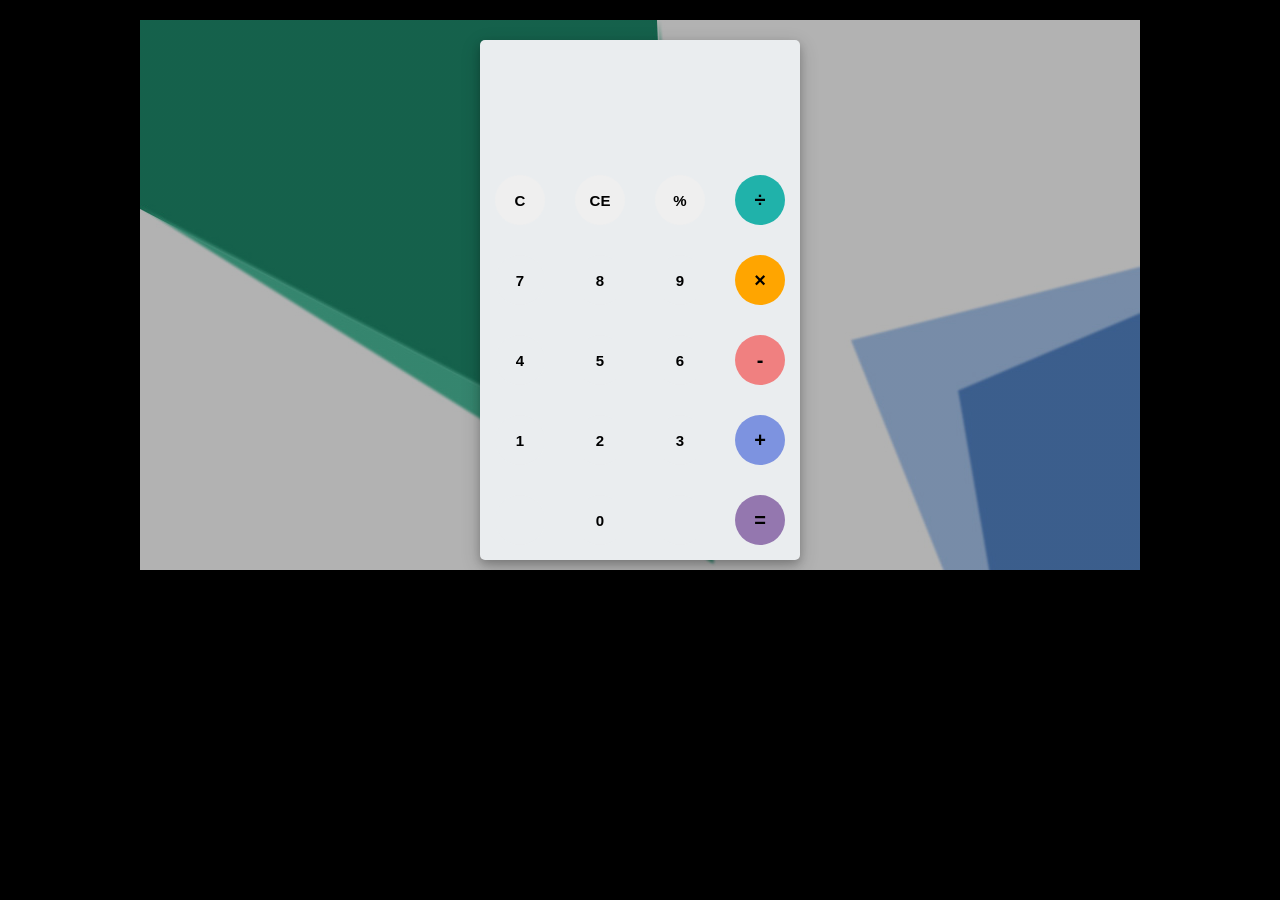
<file: calculator/index.html>
<html>
	<head>
		<link rel="stylesheet" type="text/css" href="calculator.css">
		<link href="https://fonts.googleapis.com/css?family=Open+Sans:600,700" rel="stylesheet">
		<title>Simple calculator</title>
	</head>
	<body>
		<div id="container">
			<div id="calculator">
				<div id="result">
					<div id="history">
						<p id="history-value"></p>
					</div>
					<div id="output">
						<p id="output-value"></p>
					</div>
				</div>
				<div id="keyboard">
					<button class="operator" id="clear">C</button>
					<button class="operator" id="backspace">CE</button>
					<button class="operator" id="%">%</button>
					<button class="operator" id="/">&#247;</button>
					<button class="number" id="7">7</button>
					<button class="number" id="8">8</button>
					<button class="number" id="9">9</button>
					<button class="operator" id="*">&times;</button>
					<button class="number" id="4">4</button>
					<button class="number" id="5">5</button>
					<button class="number" id="6">6</button>
					<button class="operator" id="-">-</button>
					<button class="number" id="1">1</button>
					<button class="number" id="2">2</button>
					<button class="number" id="3">3</button>
					<button class="operator" id="+">+</button>
					<button class="empty" id="empty"></button>
					<button class="number" id="0">0</button>
					<button class="empty" id="empty"></button>
					<button class="operator" id="=">=</button>
				</div>
			</div>
		</div>
		<script src="calculator.js"></script>
	</body>
</html>
</file>
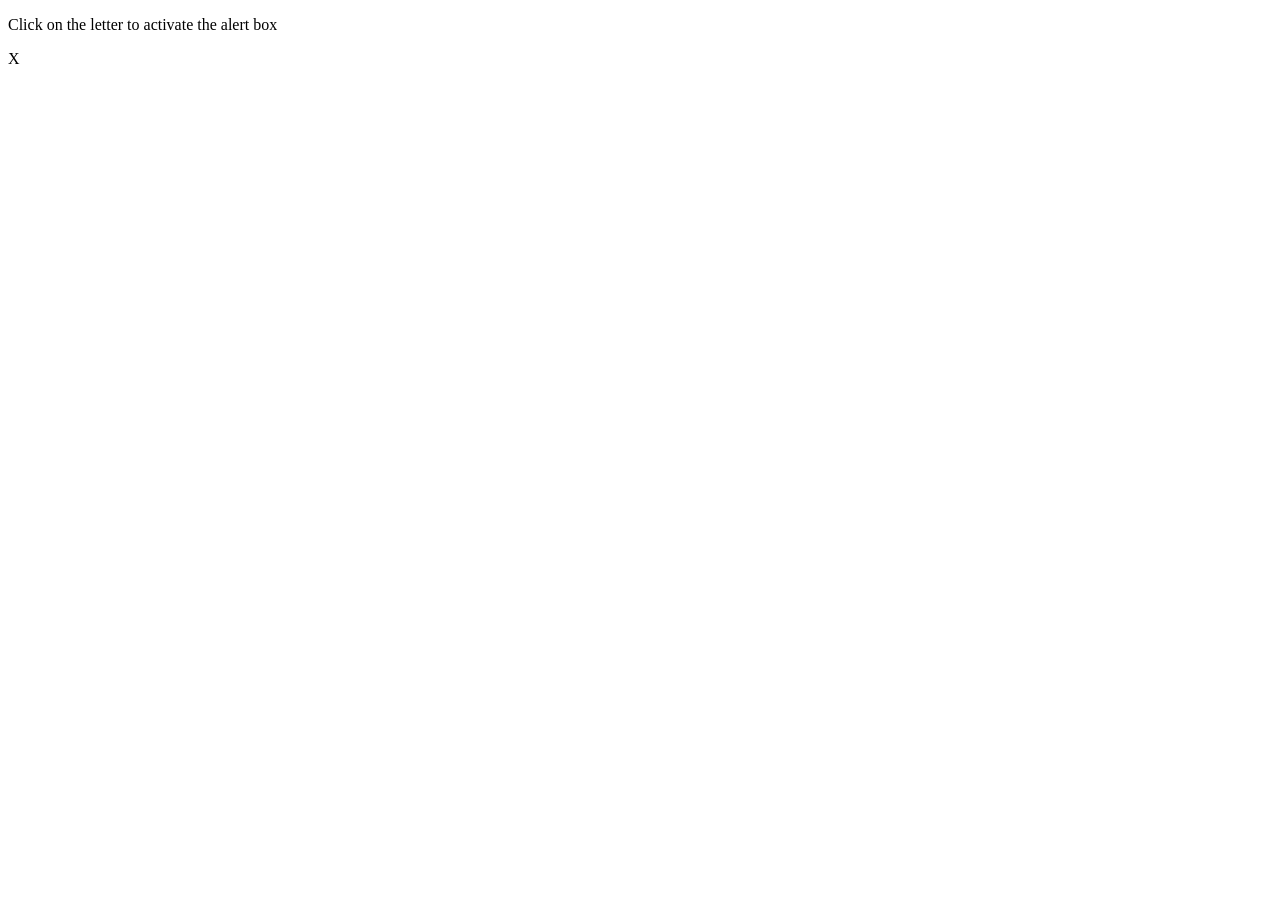
<file: losse opdrachten/klikbare letters.html>
<!DOCTYPE html>
<html>
<head>
   <style type="text/css"> 
   .letter{
    cursor: pointer;       
   }
</style> 
</head>
<body>

<p>Click on the letter to activate the alert box</p>
<div class="letter" onclick="myFunction()">X</div>
<script>
function myFunction() {
   alert("Hello! you've clicked on the letter!");
}
</script>

</body>
</html>
</file>
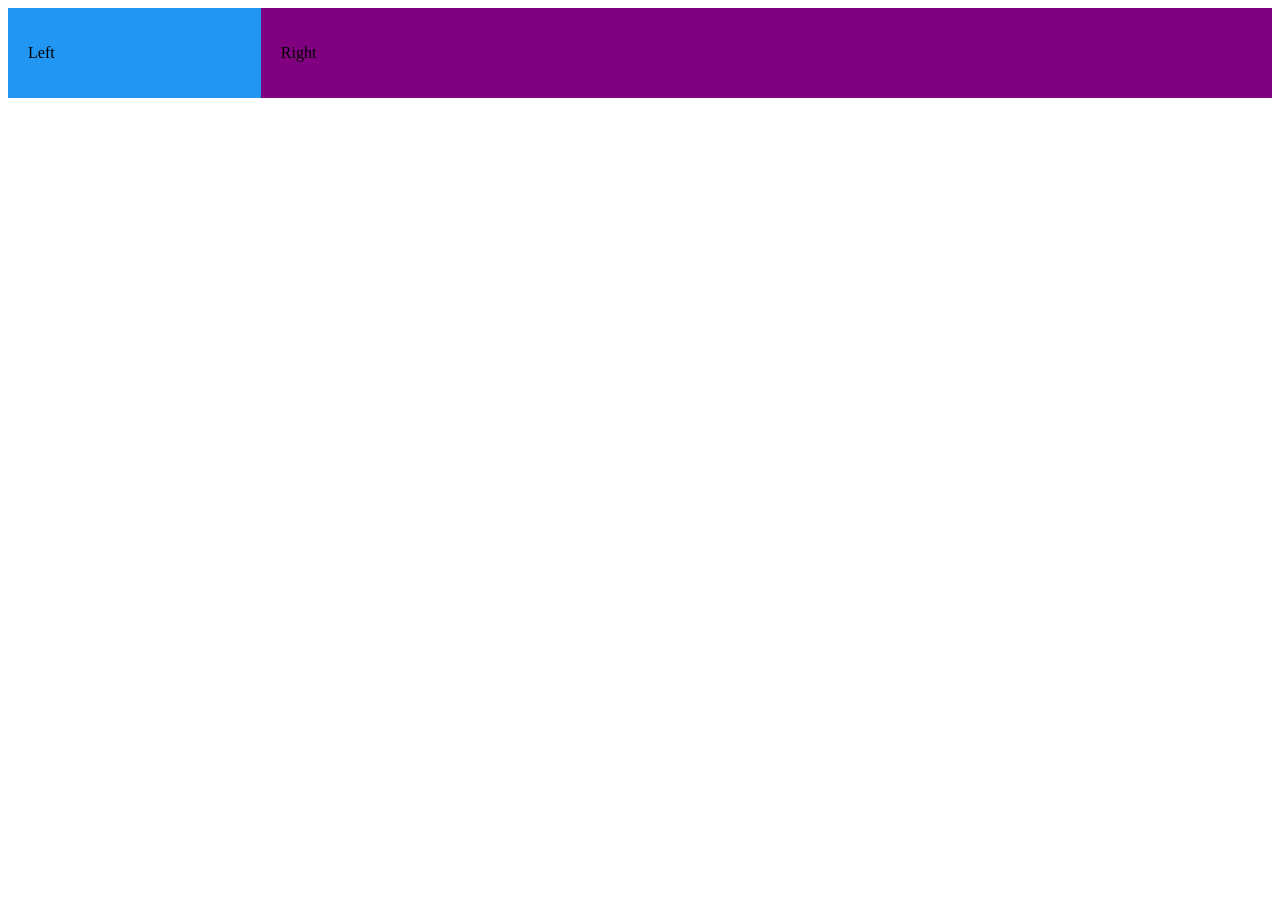
<file: losse opdrachten/opdracht-responsive.html>
<!DOCTYPE html>
<html>
<head>
<meta name="viewport" content="width=device-width, initial-scale=1.0">
<style>
* {
  box-sizing:border-box;
}
.left {
  background-color:#2196F3;
  padding:20px;
  float:left;
  width:20%; 
}
.right {
  background: purple;
  padding:20px;
  float:left;
  width:80%; 
}
@media screen and (max-width:880px) and (min-width:641px)  {
  .left, .right {
    width:100%; 
  }
}
@media screen and (max-width:640px) and (min-width:0px) {
  .left{
    display: none;
  }
  .right{
    width: 100%;
  }
}
@media screen and (max-width:1500px) and (min-width:881px) {
  .left{
    width: 20%;
  }
  .right{
    width: 80%;
  }
}
</style>
</head>
<body>
<div class="left">
  <p>Left</p>
</div>
<div class="right">
  <p>Right</p>
</div>
</body>
</html>
</file>
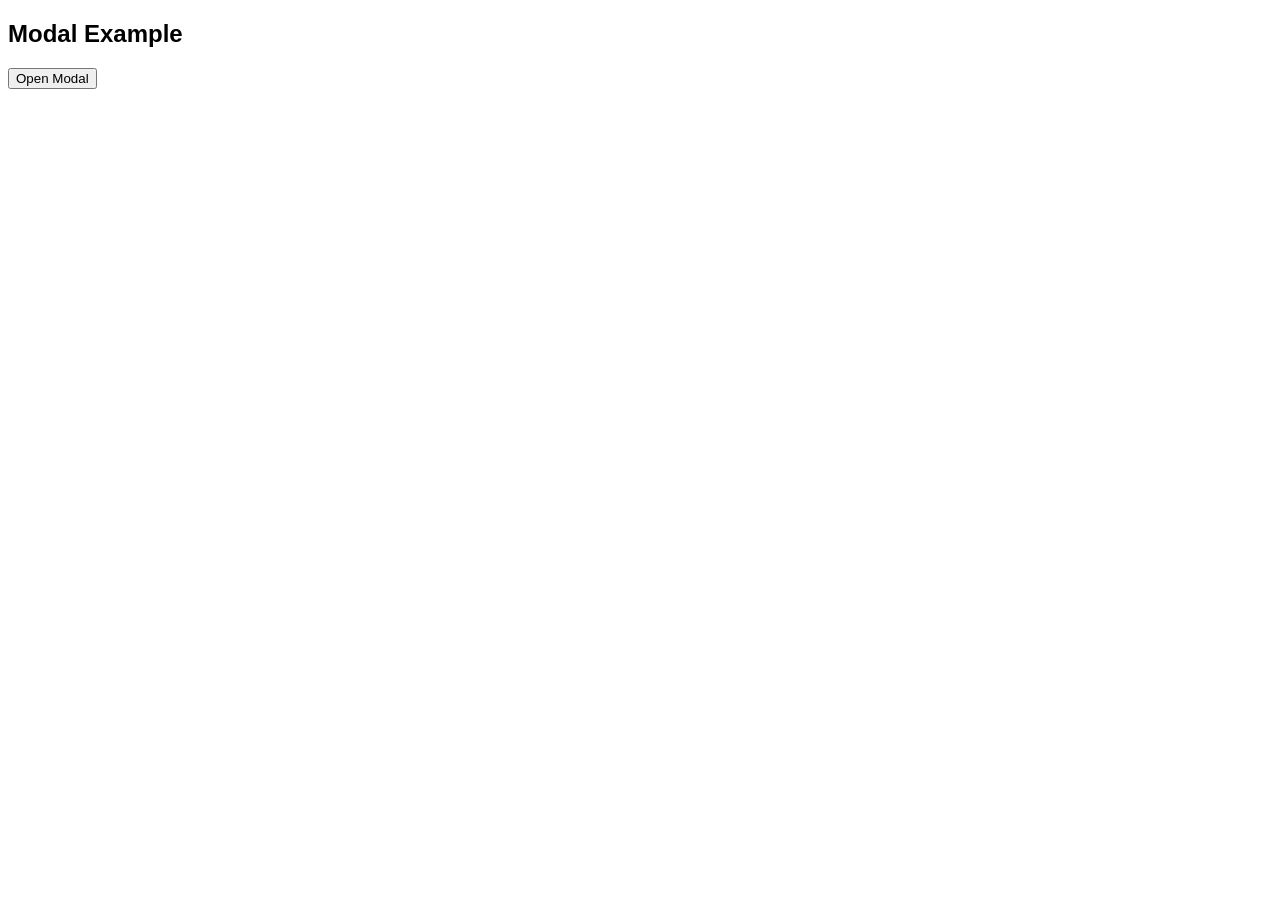
<file: losse-opdrachten/test.html>
<!DOCTYPE html>
<html>
<head>
<meta name="viewport" content="width=device-width, initial-scale=1">
<style>
body {font-family: Arial, Helvetica, sans-serif;}

/* The Modal (background) */
.modal {
  display: none; /* Hidden by default */
  position: fixed; /* Stay in place */
  z-index: 1; /* Sit on top */
  padding-top: 100px; /* Location of the box */
  left: 0;
  top: 0;
  width: 100%; /* Full width */
  height: 100%; /* Full height */
  overflow: auto; /* Enable scroll if needed */
  background-color: rgb(0,0,0); /* Fallback color */
  background-color: rgba(0,0,0,0.4); /* Black w/ opacity */
}

/* Modal Content */
.modal-content {
  background-color: #fefefe;
  margin: auto;
  padding: 20px;
  border: 1px solid #888;
  width: 80%;
}

/* The Close Button */
.close {
  color: #aaaaaa;
  float: right;
  font-size: 28px;
  font-weight: bold;
}

.close:hover,
.close:focus {
  color: #000;
  text-decoration: none;
  cursor: pointer;
}
</style>
</head>
<body>

<h2>Modal Example</h2>

<!-- Trigger/Open The Modal -->
<button id="myBtn">Open Modal</button>

<!-- The Modal -->
<div id="myModal" class="modal">

  <!-- Modal content -->
  <div class="modal-content">
    <span class="close">&times;</span>
    <p>Some text in the Modal..</p>
  </div>

</div>

<script>
// Get the modal
var modal = document.getElementById("myModal");

// Get the button that opens the modal
var btn = document.getElementById("myBtn");

// Get the <span> element that closes the modal
var span = document.getElementsByClassName("close")[0];

// When the user clicks the button, open the modal 
btn.onclick = function() {
  modal.style.display = "block";
}

// When the user clicks on <span> (x), close the modal
span.onclick = function() {
  modal.style.display = "none";
}

// When the user clicks anywhere outside of the modal, close it
window.onclick = function(event) {
  if (event.target == modal) {
    modal.style.display = "none";
  }
}
</script>

</body>
</html>
</file>
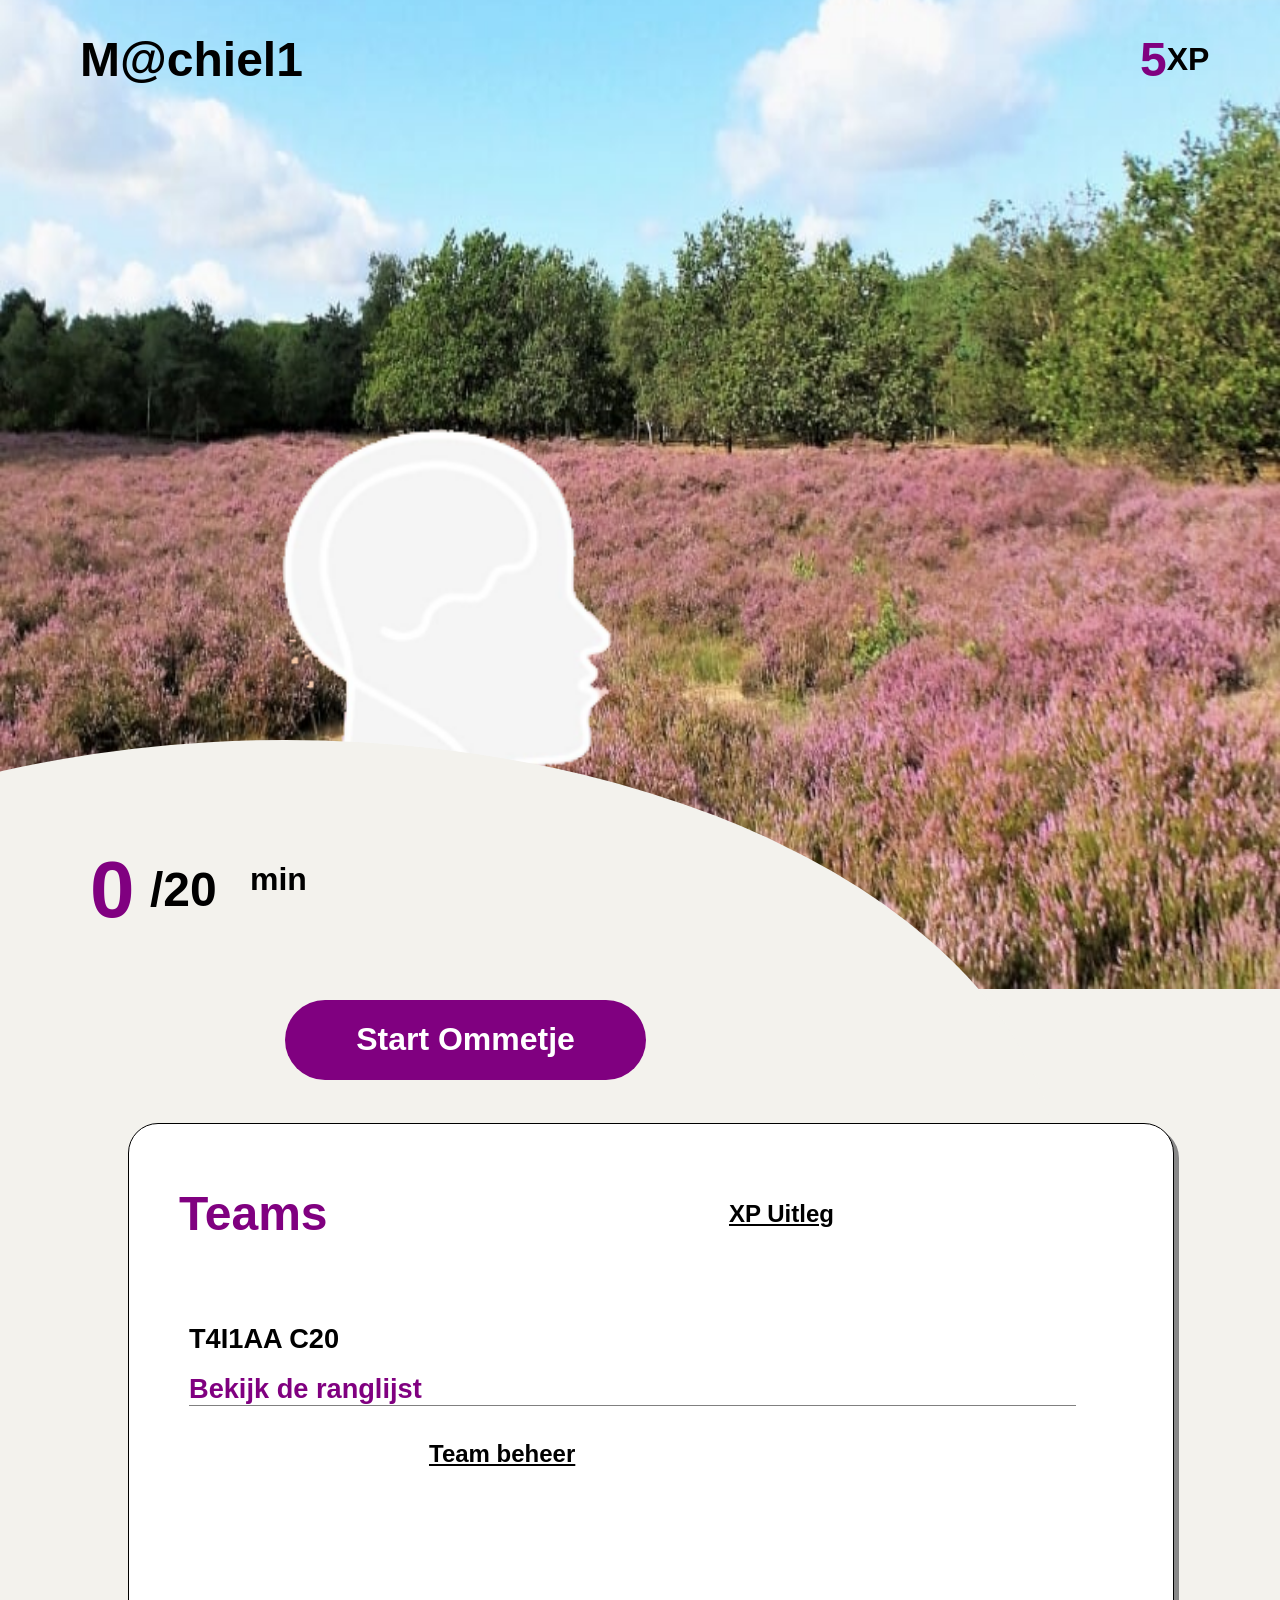
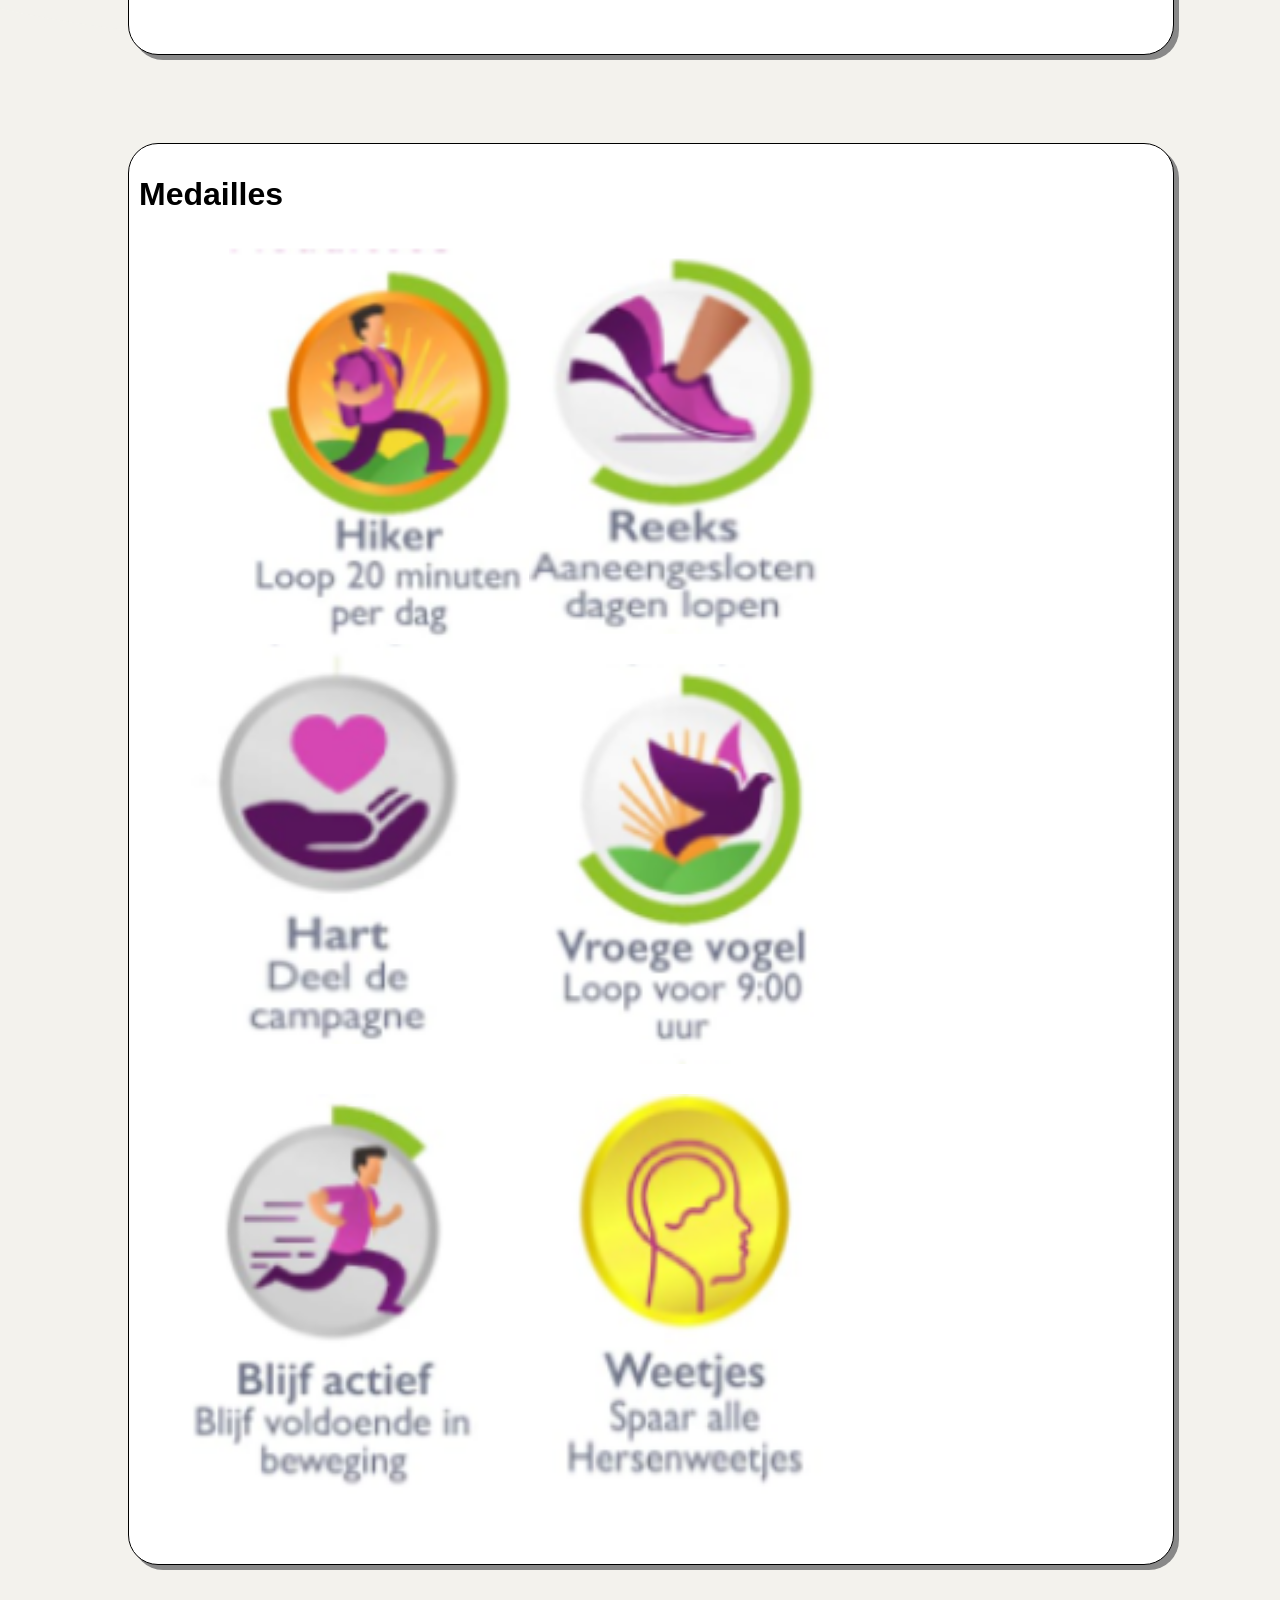
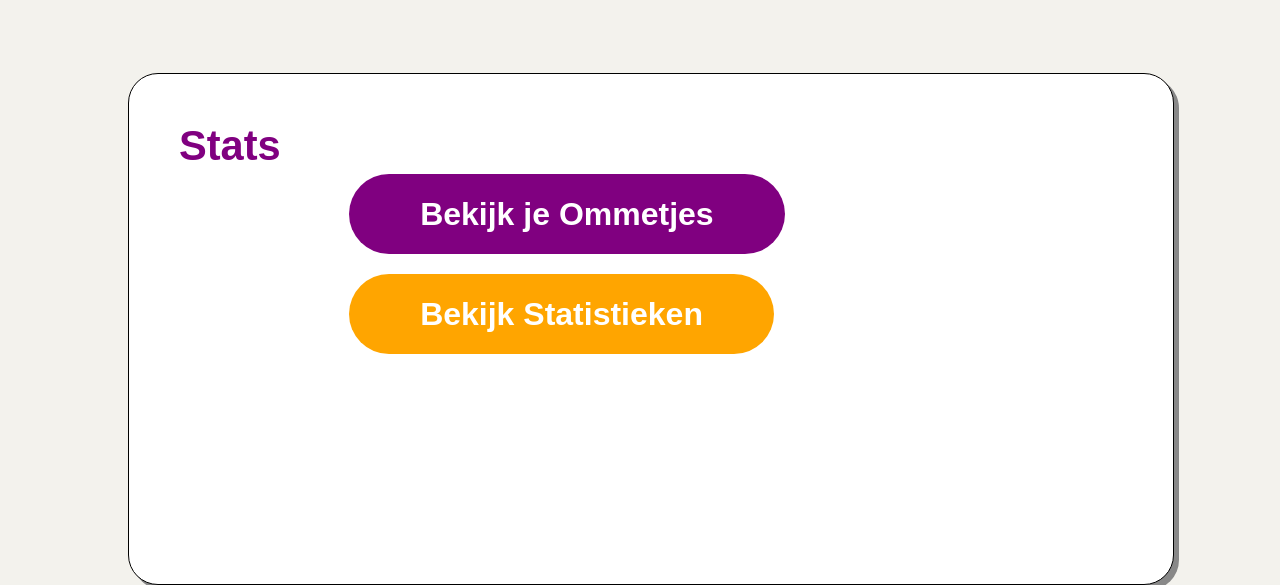
<file: project-ommetje/ommetje.html>
<!DOCTYPE html>
<html>
<head>
    <link href="ommetje.css" rel="stylesheet">
    <link rel="preconnect" href="https://fonts.gstatic.com/%22%3E
    <link href="https://fonts.googleapis.com/css2?family=Ubuntu&display=swap" rel="stylesheet">

    <meta charset="UTF-8">
    <title>Ommetje</title>
</head>
<body>

<h1 class="lefttop">&nbsp &nbsp &nbsp M@chiel1</h1>
<h1 class="xp">XP &nbsp &nbsp &nbsp &nbsp</h1>
<h1 class="righttop"><strong>5</strong> </h1>
<img class="imgb" src="heide.jpg" alt="Paarse Heide" width="100%">
<img class="hersen" src="hersen1.png">
<div class="inverted"></div>
<h1 class="o">0</h1>
<h1 class="tijd">/20</h1>
<h1 class="min">min</h1>
<div class="button">
    <h1>&nbsp &nbsp &nbsp &nbsp Start Ommetje &nbsp &nbsp &nbsp &nbsp</h1>
</div>

<div id="ranglijst">
    <h1 class="teams1">Teams</h1>
    <h1 class="XP">XP Uitleg</h1>
    <h1 class="T">T4I1AA C20</h1>
    <h1 class="bekijk">Bekijk de ranglijst</h1>
    <h1 class="team">Team beheer</h1>
</div>

<div id="medailles">
<h1 class="m1">Medailles</h1>
<div class="m1r">
<img src="m1.png" class="img">
</div>
<img src="m2.png" class="img1">
<img src="m3.png" class="img2">
<img src="m4.png" class="img3">
<img src="m5.png" class="img4">
<img src="m6.png" class="img5">


</div>

<div id="stats">
    <h1 class="texts">Stats</h1>
    <div class="buttons">
        <h1>&nbsp &nbsp &nbsp &nbsp Bekijk Statistieken &nbsp &nbsp &nbsp &nbsp</h1>
    </div>
    <div class="buttono">
        <h1>&nbsp &nbsp &nbsp &nbsp Bekijk je Ommetjes &nbsp &nbsp &nbsp &nbsp</h1>
    </div>
</div>
<button id="myBtn">Open Modal</button>
<div id="myModal" class="modal">
  <div class="modal-content">
    <span class="close">&times;</span>
    <p></p>
  </div>

</div>
<div class="popup">popup</div>
<script>
    var modal = document.getElementById("myModal");
    var btn = document.getElementById("myBtn");
    var span = document.getElementsByClassName("close")[0];
    btn.onclick = function() {
      modal.style.display = "block";
    }
    span.onclick = function() {
      modal.style.display = "none";
    }
    window.onclick = function(event) {
      if (event.target == modal) {
        modal.style.display = "none";
      }
    }
    </script>


</body>
</html>
</file>
<file: calculator/calculator.css>
body{
	font-family: 'Open Sans',sans-serif;
	background-color: black;
}
#container{
	width: 1000px;
	height: 550px;
	background-image: linear-gradient(rgba(0,0,0,0.3),rgba(0,0,0,0.3)), url(calculator.jpg);
	margin: 20px auto;	
}
#calculator{
	width: 320px;
	height: 520px;
	background-color: #eaedef;
	margin: 0 auto;
	top: 20px;
	position: relative;
	border-radius: 5px;
	box-shadow: 0 4px 8px 0 rgba(0, 0, 0, 0.2), 0 6px 20px 0 rgba(0, 0, 0, 0.19);
}
#result{
	height: 120px;
}
#history{
	text-align: right;
	height: 20px;
	margin: 0 20px;
	padding-top: 20px;
	font-size: 15px;
	color: #919191;
}
#output{
	text-align: right;
	height: 60px;
	margin: 10px 20px;
	font-size: 30px;
}
#keyboard{
	height: 400px;
}
.operator, .number, .empty{
	width: 50px;
	height: 50px;
	margin: 15px;
	float: left;
	border-radius: 50%;
	border-width: 0;
	font-weight: bold;
	font-size: 15px;
}
.number, .empty{
	background-color: #eaedef;
}
.number, .operator{
	cursor: pointer;
}
.operator:active, .number:active{
	font-size: 13px;
}
.operator:focus, .number:focus, .empty:focus{
	outline: 0;
}
button:nth-child(4){
	font-size: 20px;
	background-color: #20b2aa;
}
button:nth-child(8){
	font-size: 20px;
	background-color: #ffa500;
}
button:nth-child(12){
	font-size: 20px;
	background-color: #f08080;
}
button:nth-child(16){
	font-size: 20px;
	background-color: #7d93e0;
}
button:nth-child(20){
	font-size: 20px;
	background-color: #9477af;
}
</file>
<file: project-ommetje/ommetje.css>
body {
    font-family: 'Ubuntu', sans-serif;
    margin: 0;
    background-color: #F3F2ED ;
    width: 100%;
}


.lefttop {
    position: relative;
    float: left;
    font-size: 300%;
}

.xp {
    position: relative;
    float: right;
    top: 20px;
    font-size: 200%;
}

.righttop {
    position: relative;
    float: right;
    font-size: 300%;
    color: purple;
}

.imgb {
    z-index: -1;
    position: relative;
    top: -130px;
    height: 1000px;
}

.hersen {
    z-index: -1;
    position: absolute;
    top: 410px;
    left: 250px;
    height: 400px;
}

.inverted {
    background-color: #F3F2ED;
    position: absolute;
    top: 740px;
    width: 1550px;
    height: 900px;
    border-radius: 50%;
    left: -490px;
  }

  .o {
      position: absolute;
      top: 790px;
      left: 90px;
      color: purple;
      font-size: 500%;
  }

  .tijd {
    position: absolute;
    top: 830px;
    left: 150px;
    font-size: 300%;
  }

  .min {
    position: absolute;
    top: 840px;
    left: 250px;
  }

  .button {
      position: absolute;
      top: 1000px;
      left: 285px;
      background-color: purple;
      border-radius: 50px;
      color: white;
  }

  .teams1 {
    position: absolute;
    top: 30px;
    left: 50px;
    color: purple;
    font-size: 300%;
  }

  .XP {
    position: absolute;
    top: 60px;
    left: 600px; 
    font-size: 150%;
    text-decoration: underline;
  }

.T { 
    position: absolute;
    top: 180px;
    left: 60px;
    font-size: 170%;
  }

  .bekijk {
    position: absolute;
    top: 230px;
    left: 60px;
    color: purple;
    font-size: 170%;
    border-bottom: 1px solid gray;
    width: 85%;
  }

  .team {
    position: absolute;
    top: 300px;
    left: 300px; 
    font-size: 150%;
    text-decoration: underline;
  }

  #ranglijst {
    z-index: 1;
    border-radius: 30px;
    background-repeat: no-repeat;
    background-size: cover;
    background-color: #FFFFFF;
    height: 510px;
    width: 80%;
    left: 10%;
    position: absolute;
    right: 10%;
    padding: 10px;
    margin-top: 0px;
    border: 1px solid;
    padding: 10px;
    box-shadow: 5px 5px #888888;
    }


    #medailles {
      z-index: -1;
      border-radius: 30px;
      background-repeat: no-repeat;
      background-size: cover;
      background-color: #FFFFFF;
      height: 1400px;
      width: 80% !important;
      left: 10%;
      position: absolute;
      right: 10%;
      padding: 10px;
      margin-top: 620px;
      border: 1px solid;
      padding: 10px;
      box-shadow: 5px 5px #888888;
    }


.m1r {
    position: absolute;
    top: 0px;
    left: 50px;
    color: purple;
    font-size: 260%;
}

.img {
  position: absolute;
  top: 100px;
  left: 50px;
  height: 400px;
  width: 300px;
}

.img1{
  position: absolute;
  top: 90px;
  left: 400px;
  height: 400px;
  width: 300px;
}
.img2 {
  position: absolute;
  top: 500px;
  left: 50px;
  height: 400px;
  width: 300px;
}
.img3 {
  position: absolute;
  top: 520px;
  left: 400px;
  height: 400px;
  width: 300px;
}
.img4 {
  position: absolute;
  top: 950px;
  left: 50px;
  height: 400px;
  width: 300px;
}
.img5 {
  position: absolute;
  top: 950px;
  left: 400px;
  height: 400px;
  width: 300px;
}

.dtext {
  position: absolute;
  top: 80px;
  left: 50px;
  font-size: 260%;
}

.buttond {
  position: absolute;
  top: 400px;
  left: 270px;
  background-color: orange;
  border-radius: 100px;
  color: white;
}

#stats {
  border-radius: 30px;
  background-repeat: no-repeat;
  background-size: cover;
  background-color: #FFFFFF;
  height: 490px;
  width: 80%; 
  left: 10%;
  position: absolute;
  right: 10%;
  padding: 10px;
  margin-top: 2150px;
  border: 1px solid;
  padding: 10px;
  box-shadow: 5px 5px #888888;
}

.texts {
  position: absolute;
  top: 20px;
  left: 50px;
  font-size: 260%;
  color: purple
}

.buttons {
  position: absolute;
  top: 200px;
  left: 220px;
  background-color: orange;
  border-radius: 100px;
  color: white;
}

.buttono {
  position: absolute;
  top: 100px;
  left: 220px;
  background-color: purple;
  border-radius: 100px;
  color: white;
}

.modal {
  display: none; 
  position: fixed; 
  z-index: 1; 
  padding-top: 100px; 
  left: 0;
  top: 0;
  width: 80%; 
  height: 100%; 
  overflow: auto; 
  background-color: rgb(0,0,0); 
  background-color: rgba(0,0,0,0.4); 
}


.modal-content {
  background-color: #fefefe;
  margin: auto;
  padding: 20px;
  border: 1px solid #888;
  width: 80%;
}


.close {
  color: #aaaaaa;
  float: right;
  font-size: 28px;
  font-weight: bold;
}

.close:hover,
.close:focus {
  color: #000;
  text-decoration: none;
  cursor: pointer;
}
.hidden {
  display: none;
}
#popup {
  z-index: 500;
  position: fixed;
  left: 10%;
  background-color: white;
  padding: 30px;
  box-sizing: border-box;
  width: 75%;
  height: 70%;
  top: 20%;
  border-radius: 100px;
  font-size: 50px;
  display: block;
  box-shadow: 0px 0px 1000px 10px rgba(0,0,0,0.5);
}
.pic1 {
  position: relative;
  display: flex; 
  justify-content: center;
  align-items: center;
  text-align: center;
  margin: auto;
  margin-top: 3%;
  
}
.pics{
  position: relative;
  display: grid;
  grid-template-columns: auto auto auto;
}
.icon_header{
  text-align: center;
  margin-bottom: -20px;
}
.icon_footer{
  text-align: center;
  
}
.grid{
  height: 370px;
  }
.img-div::before {
  content: "15x";
  margin-top: 5px;
}
.img-div::after {
  content: "Bronze"
  
}
.img-div{
  text-align: center;
}
.close-button{
  width: 200px;
  height: 50px;
  font-size: 20pt;
  margin-left: 250px;
  
}
</file>
